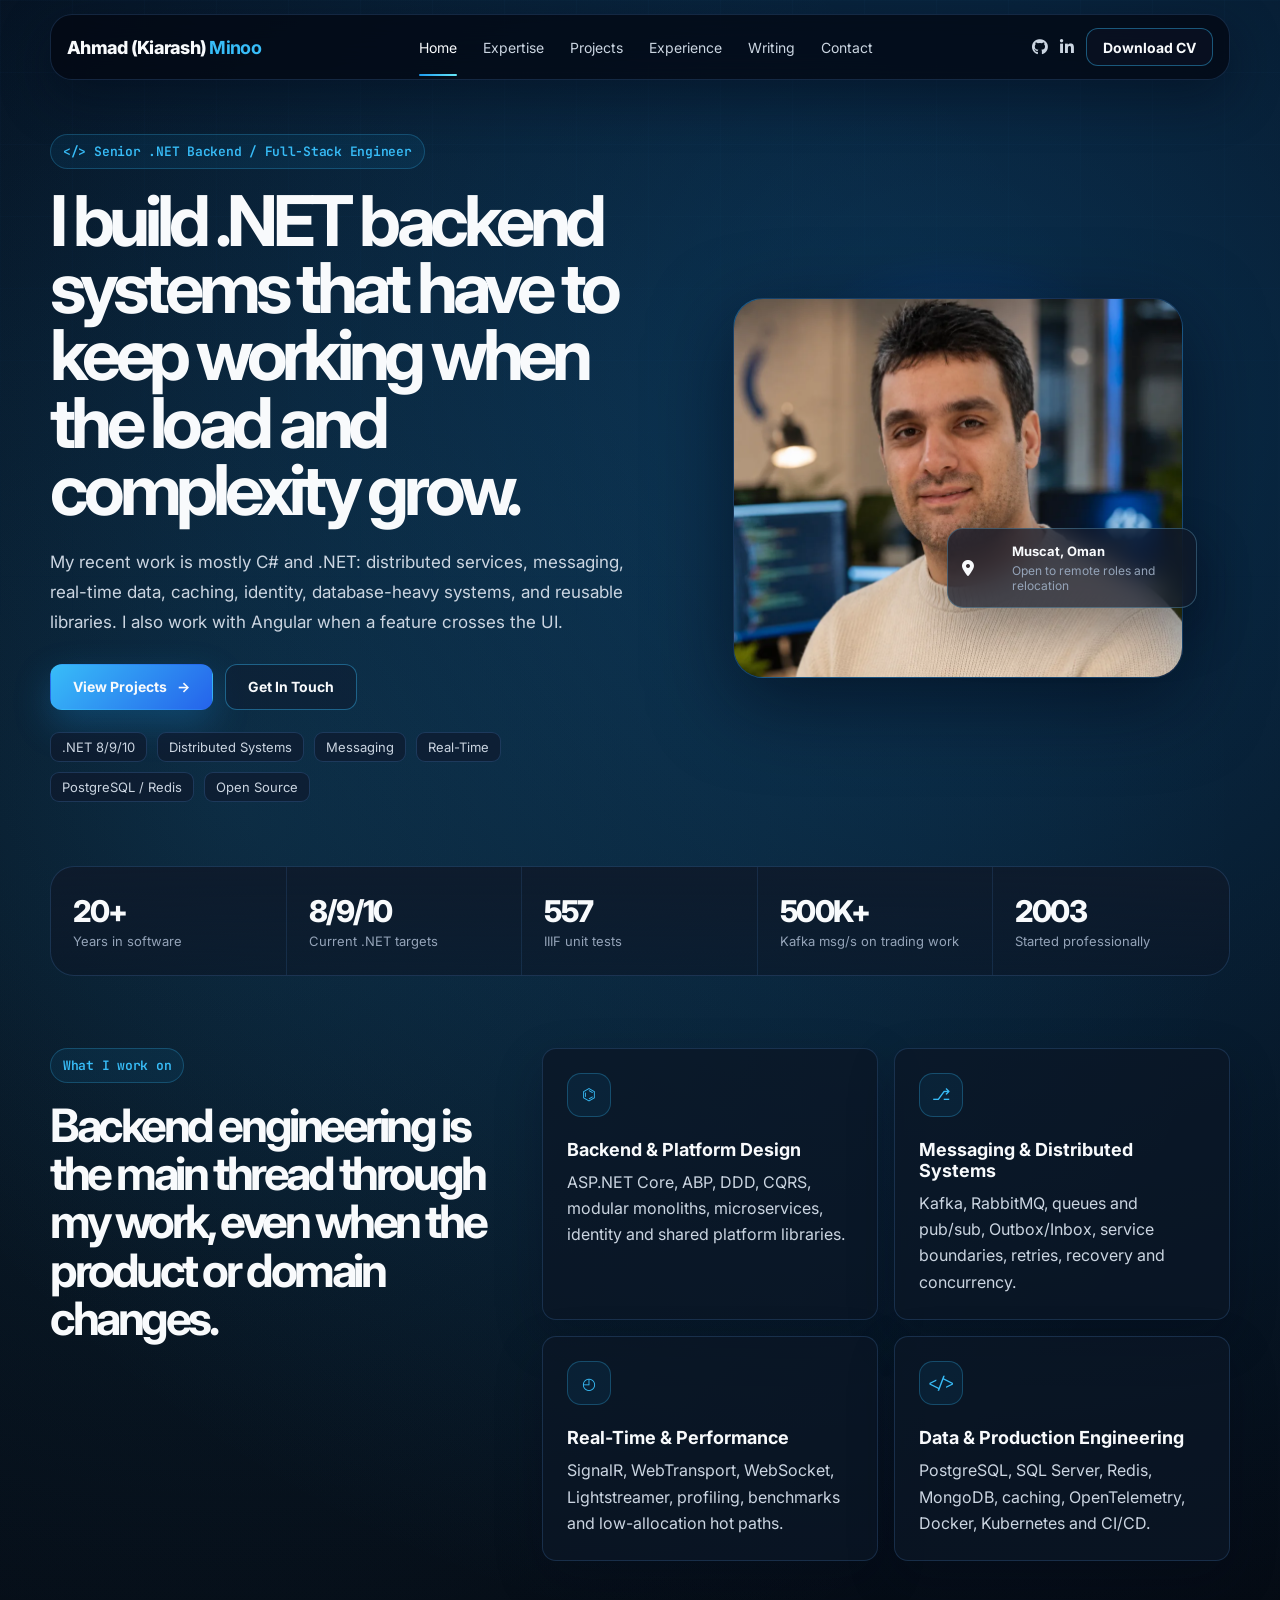
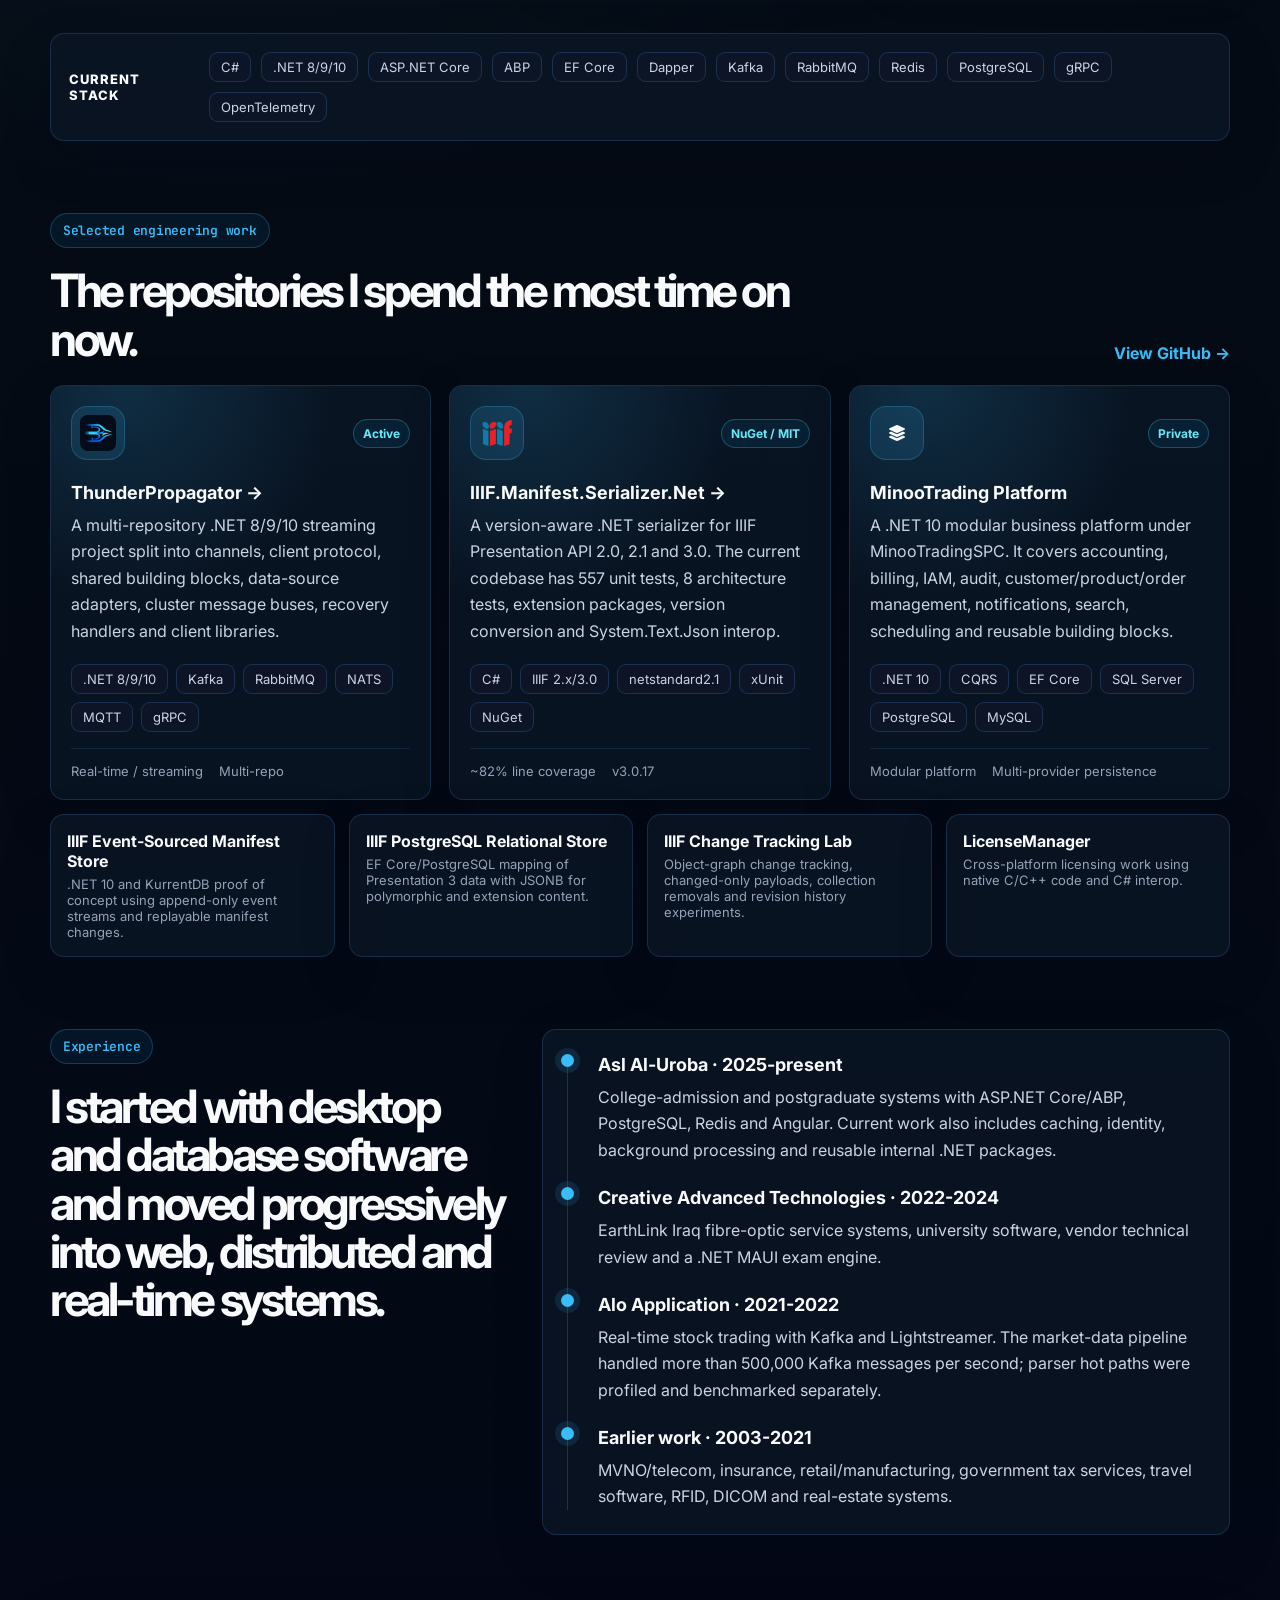
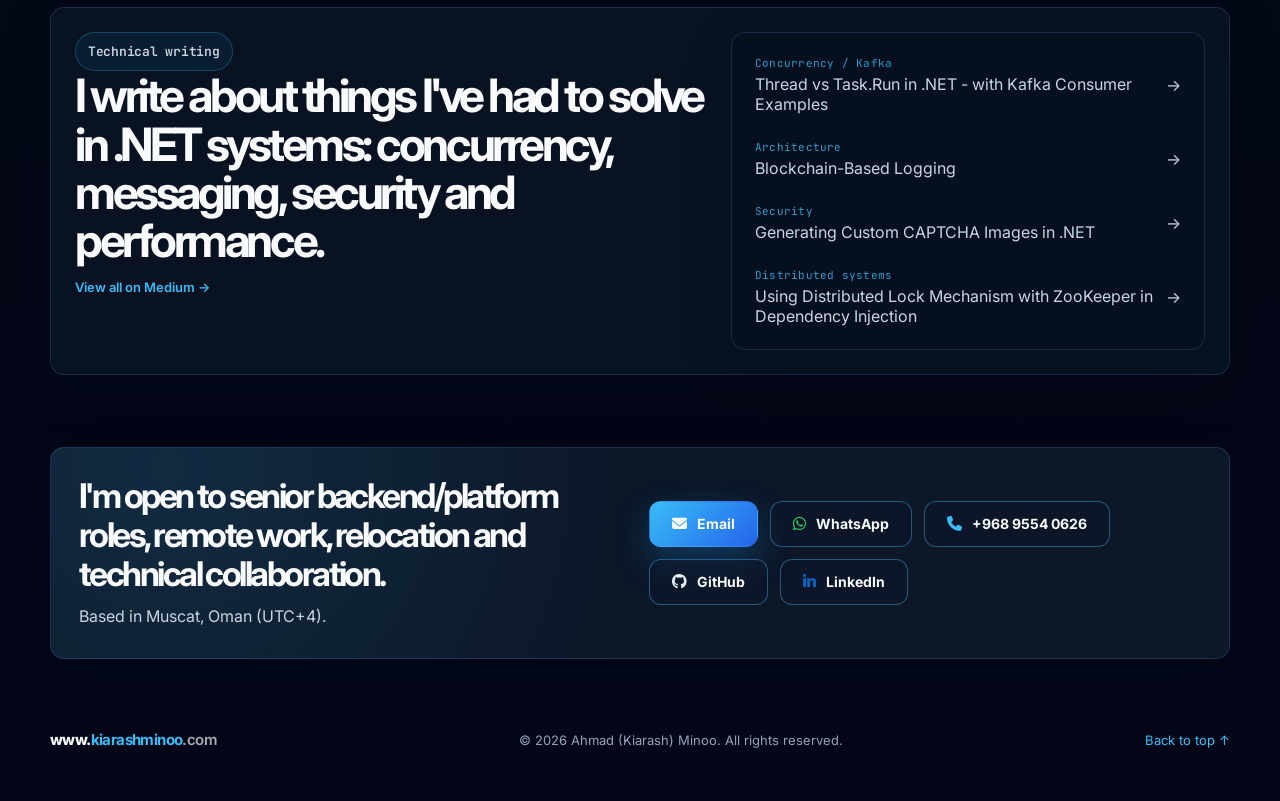
<file: index.html>
<!doctype html>
<html lang="en">
<head>
  <meta charset="utf-8" />
  <meta name="viewport" content="width=device-width, initial-scale=1" />
  <title>Ahmad Kiarash Minoo | Senior .NET Backend Engineer</title>
  <meta name="description" content="Ahmad Kiarash Minoo, senior .NET backend engineer in Muscat, Oman: distributed systems, real-time services, messaging and open-source libraries." />
  <meta name="author" content="Ahmad Kiarash Minoo" />
  <meta name="robots" content="index, follow, max-snippet:-1, max-image-preview:large, max-video-preview:-1" />
  <link rel="canonical" href="https://kiarashminoo.com/" />
  <link rel="icon" href="/favicon.ico" sizes="48x48" />
  <link rel="icon" href="/assets/icon-192.png" type="image/png" sizes="192x192" />
  <link rel="apple-touch-icon" href="/assets/apple-touch-icon.png" />
  <meta name="theme-color" content="#07111f" />

  <meta property="og:type" content="profile" />
  <meta property="og:url" content="https://kiarashminoo.com/" />
  <meta property="og:site_name" content="Ahmad Kiarash Minoo" />
  <meta property="og:title" content="Ahmad Kiarash Minoo | Senior .NET Backend Engineer" />
  <meta property="og:description" content="C#/.NET backend engineering, distributed systems, real-time services, messaging, performance, and open-source libraries." />
  <meta property="og:image" content="https://kiarashminoo.com/assets/og-image.jpg" />
  <meta property="og:image:width" content="1200" />
  <meta property="og:image:height" content="630" />
  <meta property="og:image:alt" content="Ahmad Kiarash Minoo" />
  <meta property="og:locale" content="en_US" />

  <meta name="twitter:card" content="summary_large_image" />
  <meta name="twitter:title" content="Ahmad Kiarash Minoo | Senior .NET Backend Engineer" />
  <meta name="twitter:description" content="C#/.NET backend engineering, distributed systems, real-time services, messaging, performance, and open-source libraries." />
  <meta name="twitter:image" content="https://kiarashminoo.com/assets/og-image.jpg" />

  <script type="application/ld+json">
  {
    "@context": "https://schema.org",
    "@graph": [
      {
        "@type": "Person",
        "@id": "https://kiarashminoo.com/#person",
        "name": "Ahmad Kiarash Minoo",
        "alternateName": ["Kiarash Minoo", "Ahmad Minoo"],
        "url": "https://kiarashminoo.com/",
        "image": "https://kiarashminoo.com/assets/ahmad-kiarash-minoo.jpg",
        "jobTitle": "Senior .NET Backend / Full-Stack Engineer",
        "description": "Senior .NET engineer with more than 20 years in software development, focused on backend platforms, distributed systems, messaging, real-time services, performance, and reusable libraries.",
        "knowsAbout": [
          "C#", ".NET 8", ".NET 9", ".NET 10", "ASP.NET Core", "ABP",
          "Distributed Systems", "Microservices", "Modular Monoliths", "Event-Driven Architecture",
          "CQRS", "Domain-Driven Design", "Apache Kafka", "RabbitMQ", "Redis", "gRPC",
          "SignalR", "WebTransport", "WebSocket", "PostgreSQL", "SQL Server", "MongoDB",
          "OpenTelemetry", "Docker", "Kubernetes", "Performance Engineering"
        ],
        "address": {
          "@type": "PostalAddress",
          "addressLocality": "Muscat",
          "addressCountry": "OM"
        },
        "sameAs": [
          "https://github.com/KiarashMinoo",
          "https://linkedin.com/in/ahmadminoo",
          "https://ahmadminoo.medium.com"
        ]
      },
      {
        "@type": "WebSite",
        "@id": "https://kiarashminoo.com/#website",
        "url": "https://kiarashminoo.com/",
        "name": "Ahmad Kiarash Minoo",
        "author": { "@id": "https://kiarashminoo.com/#person" },
        "inLanguage": "en-US"
      },
      {
        "@type": "ProfilePage",
        "@id": "https://kiarashminoo.com/#page",
        "url": "https://kiarashminoo.com/",
        "name": "Ahmad Kiarash Minoo | Senior .NET Backend Engineer",
        "dateModified": "2026-11-26",
        "isPartOf": { "@id": "https://kiarashminoo.com/#website" },
        "about": { "@id": "https://kiarashminoo.com/#person" },
        "mainEntity": { "@id": "https://kiarashminoo.com/#person" }
      }
    ]
  }
  </script>

  <link rel="preconnect" href="https://fonts.googleapis.com" />
  <link rel="preconnect" href="https://fonts.gstatic.com" crossorigin />
  <link href="https://fonts.googleapis.com/css2?family=Inter:wght@400;500;600;700;800&family=JetBrains+Mono:wght@400;600&display=swap" rel="stylesheet" />
  <link rel="stylesheet" href="https://cdnjs.cloudflare.com/ajax/libs/font-awesome/6.5.0/css/all.min.css" />
  <link rel="stylesheet" href="styles.css" />
</head>
<body>
  <div class="site-shell">
    <header class="site-header" data-header>
      <a class="brand" href="/" aria-label="Ahmad Kiarash Minoo homepage">
        <span>Ahmad (Kiarash) </span><strong>Minoo</strong>
      </a>

      <button class="nav-toggle" type="button" aria-label="Open navigation" aria-expanded="false" data-nav-toggle>
        <span></span><span></span><span></span>
      </button>

      <nav class="site-nav" data-nav>
        <a href="#home" class="active">Home</a>
        <a href="#expertise">Expertise</a>
        <a href="#projects">Projects</a>
        <a href="#experience">Experience</a>
        <a href="#writing">Writing</a>
        <a href="#contact">Contact</a>
      </nav>

      <div class="header-actions">
        <a class="icon-link" href="https://github.com/KiarashMinoo" target="_blank" rel="noreferrer" aria-label="GitHub"><i class="fa-brands fa-github"></i></a>
        <a class="icon-link" href="https://linkedin.com/in/ahmadminoo" target="_blank" rel="noreferrer" aria-label="LinkedIn"><i class="fa-brands fa-linkedin-in"></i></a>
        <a class="btn btn-outline small" href="assets/Ahmad-Kiarash-Minoo-CV.pdf" download>Download CV</a>
      </div>
    </header>

    <main>
      <section id="home" class="hero section">
        <div class="hero-content">
          <p class="eyebrow"><span>&lt;/&gt;</span> Senior .NET Backend / Full-Stack Engineer</p>
          <h1>I build .NET backend systems that have to keep working when the load and complexity grow.</h1>
          <p class="hero-copy">
            My recent work is mostly C# and .NET: distributed services, messaging, real-time data, caching, identity, database-heavy systems, and reusable libraries. I also work with Angular when a feature crosses the UI.
          </p>

          <div class="cta-row">
            <a class="btn btn-primary" href="#projects">View Projects <span aria-hidden="true">→</span></a>
            <a class="btn btn-ghost" href="#contact">Get In Touch</a>
          </div>

          <div class="chips" aria-label="Key technologies">
            <span>.NET 8/9/10</span>
            <span>Distributed Systems</span>
            <span>Messaging</span>
            <span>Real-Time</span>
            <span>PostgreSQL / Redis</span>
            <span>Open Source</span>
          </div>
        </div>

        <div class="hero-visual">
          <div class="portrait-glow"></div>
          <picture><img src="assets/ahmad-kiarash-minoo.webp" alt="Ahmad Kiarash Minoo" width="900" height="1125" fetchpriority="high" /></picture>
          <div class="location-card glass">
            <div><i class="fa-solid fa-location-dot"></i></div>
            <p><strong>Muscat, Oman</strong><span>Open to remote roles and relocation</span></p>
          </div>
        </div>
      </section>

      <section class="stats">
        <article><span>20+</span><p>Years in software</p></article>
        <article><span>8/9/10</span><p>Current .NET targets</p></article>
        <article><span>557</span><p>IIIF unit tests</p></article>
        <article><span>500K+</span><p>Kafka msg/s on trading work</p></article>
        <article><span>2003</span><p>Started professionally</p></article>
      </section>

      <section id="expertise" class="section split-section">
        <div>
          <p class="section-kicker">What I work on</p>
          <h2>Backend engineering is the main thread through my work, even when the product or domain changes.</h2>
        </div>

        <div class="expertise-grid">
          <article class="info-card">
            <span class="card-icon">⌬</span>
            <h3>Backend & Platform Design</h3>
            <p>ASP.NET Core, ABP, DDD, CQRS, modular monoliths, microservices, identity and shared platform libraries.</p>
          </article>
          <article class="info-card">
            <span class="card-icon">⎇</span>
            <h3>Messaging & Distributed Systems</h3>
            <p>Kafka, RabbitMQ, queues and pub/sub, Outbox/Inbox, service boundaries, retries, recovery and concurrency.</p>
          </article>
          <article class="info-card">
            <span class="card-icon">◴</span>
            <h3>Real-Time & Performance</h3>
            <p>SignalR, WebTransport, WebSocket, Lightstreamer, profiling, benchmarks and low-allocation hot paths.</p>
          </article>
          <article class="info-card">
            <span class="card-icon">&lt;/&gt;</span>
            <h3>Data & Production Engineering</h3>
            <p>PostgreSQL, SQL Server, Redis, MongoDB, caching, OpenTelemetry, Docker, Kubernetes and CI/CD.</p>
          </article>
        </div>
      </section>

      <section class="tech-strip section">
        <p>Current stack</p>
        <div>
          <span>C#</span><span>.NET 8/9/10</span><span>ASP.NET Core</span><span>ABP</span><span>EF Core</span><span>Dapper</span>
          <span>Kafka</span><span>RabbitMQ</span><span>Redis</span><span>PostgreSQL</span><span>gRPC</span><span>OpenTelemetry</span>
        </div>
      </section>

      <section id="projects" class="section">
        <div class="section-header">
          <div>
            <p class="section-kicker">Selected engineering work</p>
            <h2>The repositories I spend the most time on now.</h2>
          </div>
          <a href="https://github.com/KiarashMinoo" target="_blank" rel="noreferrer">View GitHub →</a>
        </div>

        <div class="project-grid">
          <article class="project-card featured">
            <div class="project-top">
              <span class="project-mark thunder"><img src="assets/logo-trident-speed-108.png" alt="ThunderPropagator" width="36" height="36" style="object-fit:contain;"></span>
              <span class="badge">Active</span>
            </div>
            <h3><a href="/projects/thunderpropagator/">ThunderPropagator <span aria-hidden="true">→</span></a></h3>
            <p>A multi-repository .NET 8/9/10 streaming project split into channels, client protocol, shared building blocks, data-source adapters, cluster message buses, recovery handlers and client libraries.</p>
            <div class="tags"><span>.NET 8/9/10</span><span>Kafka</span><span>RabbitMQ</span><span>NATS</span><span>MQTT</span><span>gRPC</span></div>
            <div class="project-meta"><span>Real-time / streaming</span><span>Multi-repo</span></div>
          </article>

          <article class="project-card featured">
            <div class="project-top">
              <span class="project-mark iiif"><img src="assets/iiif_logo.png" alt="IIIF" width="36" height="36" style="object-fit:contain;"></span>
              <span class="badge">NuGet / MIT</span>
            </div>
            <h3><a href="/projects/iiif-manifest-serializer-net/">IIIF.Manifest.Serializer.Net <span aria-hidden="true">→</span></a></h3>
            <p>A version-aware .NET serializer for IIIF Presentation API 2.0, 2.1 and 3.0. The current codebase has 557 unit tests, 8 architecture tests, extension packages, version conversion and System.Text.Json interop.</p>
            <div class="tags"><span>C#</span><span>IIIF 2.x/3.0</span><span>netstandard2.1</span><span>xUnit</span><span>NuGet</span></div>
            <div class="project-meta"><span>~82% line coverage</span><span>v3.0.17</span></div>
          </article>

          <article class="project-card featured">
            <div class="project-top">
              <span class="project-mark license"><i class="fa-solid fa-layer-group"></i></span>
              <span class="badge">Private</span>
            </div>
            <h3>MinooTrading Platform</h3>
            <p>A .NET 10 modular business platform under MinooTradingSPC. It covers accounting, billing, IAM, audit, customer/product/order management, notifications, search, scheduling and reusable building blocks.</p>
            <div class="tags"><span>.NET 10</span><span>CQRS</span><span>EF Core</span><span>SQL Server</span><span>PostgreSQL</span><span>MySQL</span></div>
            <div class="project-meta"><span>Modular platform</span><span>Multi-provider persistence</span></div>
          </article>
        </div>

        <div class="mini-projects">
          <article>
            <strong><a href="https://github.com/KiarashMinoo/IIIF.POC.EventSourcedManifestStore" target="_blank" rel="noreferrer">IIIF Event-Sourced Manifest Store</a></strong>
            <span>.NET 10 and KurrentDB proof of concept using append-only event streams and replayable manifest changes.</span>
          </article>
          <article>
            <strong><a href="https://github.com/KiarashMinoo/IIIF.POC.PostgreSqlRelationalV3Store" target="_blank" rel="noreferrer">IIIF PostgreSQL Relational Store</a></strong>
            <span>EF Core/PostgreSQL mapping of Presentation 3 data with JSONB for polymorphic and extension content.</span>
          </article>
          <article>
            <strong><a href="https://github.com/KiarashMinoo/IIIF.POC.ChangeTrackingLab" target="_blank" rel="noreferrer">IIIF Change Tracking Lab</a></strong>
            <span>Object-graph change tracking, changed-only payloads, collection removals and revision history experiments.</span>
          </article>
          <article>
            <strong>LicenseManager</strong>
            <span>Cross-platform licensing work using native C/C++ code and C# interop.</span>
          </article>
        </div>
      </section>

      <section id="experience" class="section experience-layout">
        <div>
          <p class="section-kicker">Experience</p>
          <h2>I started with desktop and database software and moved progressively into web, distributed and real-time systems.</h2>
        </div>

        <div class="timeline">
          <article>
            <span></span>
            <h3>Asl Al-Uroba · 2025-present</h3>
            <p>College-admission and postgraduate systems with ASP.NET Core/ABP, PostgreSQL, Redis and Angular. Current work also includes caching, identity, background processing and reusable internal .NET packages.</p>
          </article>
          <article>
            <span></span>
            <h3>Creative Advanced Technologies · 2022-2024</h3>
            <p>EarthLink Iraq fibre-optic service systems, university software, vendor technical review and a .NET MAUI exam engine.</p>
          </article>
          <article>
            <span></span>
            <h3>Alo Application · 2021-2022</h3>
            <p>Real-time stock trading with Kafka and Lightstreamer. The market-data pipeline handled more than 500,000 Kafka messages per second; parser hot paths were profiled and benchmarked separately.</p>
          </article>
          <article>
            <span></span>
            <h3>Earlier work · 2003-2021</h3>
            <p>MVNO/telecom, insurance, retail/manufacturing, government tax services, travel software, RFID, DICOM and real-estate systems.</p>
          </article>
        </div>
      </section>

      <section id="writing" class="section writing-card">
        <div>
          <p class="section-kicker">Technical writing</p>
          <h2>I write about things I've had to solve in .NET systems: concurrency, messaging, security and performance.</h2>
          <a class="writing-more" href="https://ahmadminoo.medium.com" target="_blank" rel="noreferrer">View all on Medium →</a>
        </div>
        <div class="writing-links">
          <a href="https://ahmadminoo.medium.com/thread-vs-task-run-in-net-with-kafka-consumer-examples-a7d74e513e14" target="_blank" rel="noreferrer">
            <span class="writing-meta">Concurrency / Kafka</span>
            Thread vs Task.Run in .NET - with Kafka Consumer Examples
            <span>→</span>
          </a>
          <a href="https://ahmadminoo.medium.com/blockchain-based-logging-6f29d89f8976" target="_blank" rel="noreferrer">
            <span class="writing-meta">Architecture</span>
            Blockchain-Based Logging
            <span>→</span>
          </a>
          <a href="https://ahmadminoo.medium.com/generating-custom-captcha-images-in-net-68748bf9da03" target="_blank" rel="noreferrer">
            <span class="writing-meta">Security</span>
            Generating Custom CAPTCHA Images in .NET
            <span>→</span>
          </a>
          <a href="https://ahmadminoo.medium.com/using-distributed-lock-mechanism-with-zookeeper-in-dependency-injection-fa3a901cfb24" target="_blank" rel="noreferrer">
            <span class="writing-meta">Distributed systems</span>
            Using Distributed Lock Mechanism with ZooKeeper in Dependency Injection
            <span>→</span>
          </a>
        </div>
      </section>

      <section id="contact" class="final-cta">
        <div>
          <h2>I'm open to senior backend/platform roles, remote work, relocation and technical collaboration.</h2>
          <p>Based in Muscat, Oman (UTC+4).</p>
        </div>
        <div class="cta-row contact-btns">
          <a class="btn btn-primary" href="#contact" data-email-link data-email-user="ahmadminoo" data-email-domain="gmail.com"><i class="fa-solid fa-envelope"></i> Email</a>
          <a class="btn btn-ghost btn-whatsapp" href="https://wa.me/96895540626" target="_blank" rel="noreferrer"><i class="fa-brands fa-whatsapp"></i> WhatsApp</a>
          <a class="btn btn-ghost btn-phone" href="tel:+96895540626"><i class="fa-solid fa-phone"></i> +968 9554 0626</a>
          <a class="btn btn-ghost btn-github" href="https://github.com/KiarashMinoo" target="_blank" rel="noreferrer"><i class="fa-brands fa-github"></i> GitHub</a>
          <a class="btn btn-ghost btn-linkedin" href="https://linkedin.com/in/ahmadminoo" target="_blank" rel="noreferrer"><i class="fa-brands fa-linkedin-in"></i> LinkedIn</a>
        </div>
      </section>
    </main>

    <footer class="site-footer">
      <a class="brand small-brand" href="/"><span>www.</span><strong>kiarashminoo</strong><em>.com</em></a>
      <p>© <span data-year></span> Ahmad (Kiarash) Minoo. All rights reserved.</p>
      <a href="#home" class="back-top">Back to top ↑</a>
    </footer>
  </div>

  <script src="script.js"></script>
</body>
</html>
</file>
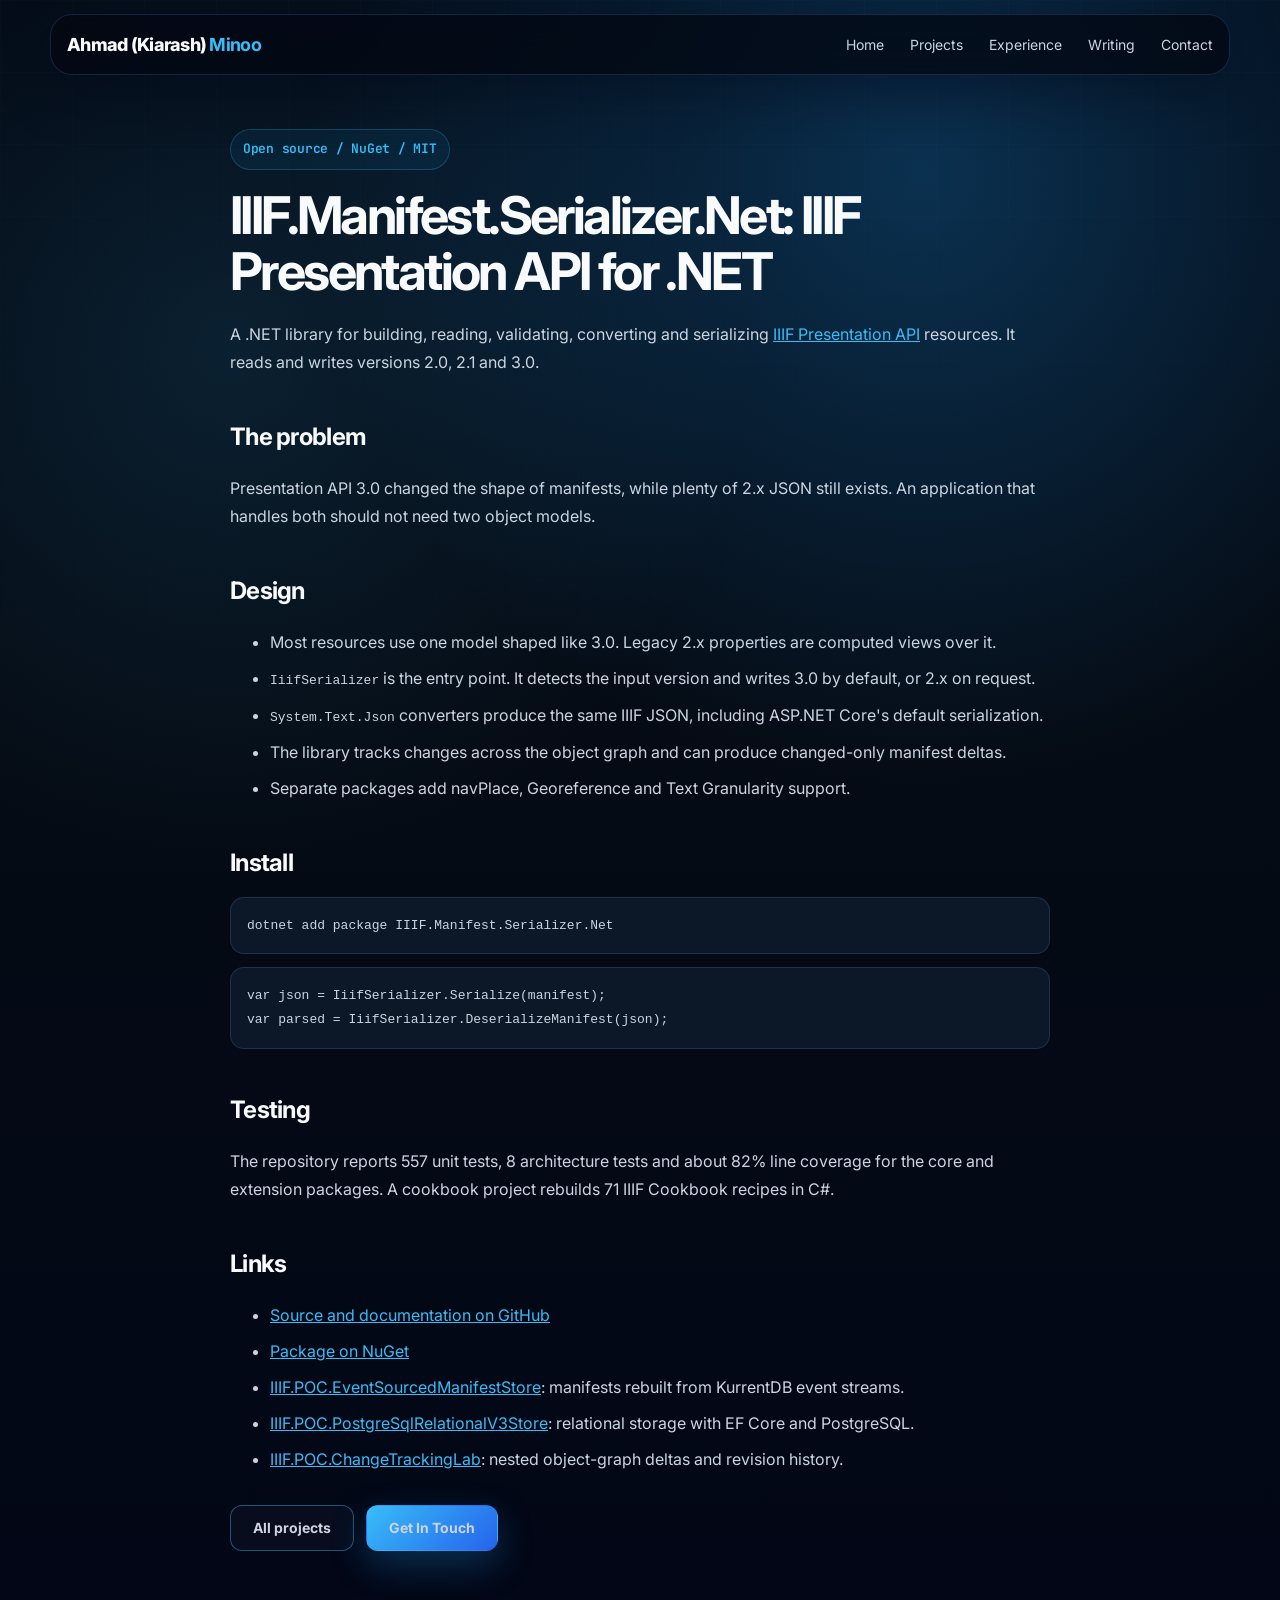
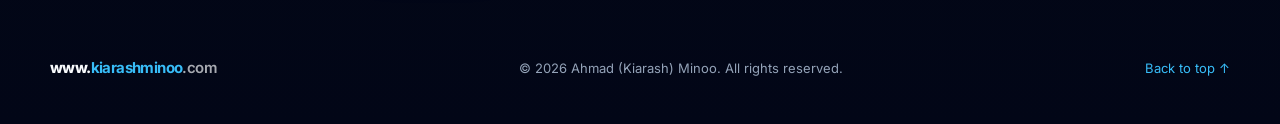
<file: projects/iiif-manifest-serializer-net/index.html>
<!doctype html>
<html lang="en">
<head>
  <meta charset="utf-8" />
  <meta name="viewport" content="width=device-width, initial-scale=1" />
  <title>IIIF.Manifest.Serializer.Net: IIIF for .NET | Ahmad Kiarash Minoo</title>
  <meta name="description" content="Open-source .NET library that reads, writes, validates and converts IIIF Presentation API 2.0, 2.1 and 3.0 manifests. MIT licensed, on NuGet." />
  <meta name="author" content="Ahmad Kiarash Minoo" />
  <link rel="canonical" href="https://kiarashminoo.com/projects/iiif-manifest-serializer-net/" />
  <link rel="icon" href="/favicon.ico" sizes="48x48" />
  <link rel="icon" href="/assets/icon-192.png" type="image/png" sizes="192x192" />
  <link rel="apple-touch-icon" href="/assets/apple-touch-icon.png" />
  <meta name="theme-color" content="#07111f" />

  <meta property="og:type" content="article" />
  <meta property="og:url" content="https://kiarashminoo.com/projects/iiif-manifest-serializer-net/" />
  <meta property="og:site_name" content="Ahmad Kiarash Minoo" />
  <meta property="og:title" content="IIIF.Manifest.Serializer.Net: IIIF for .NET" />
  <meta property="og:description" content="Open-source .NET library that reads, writes, validates and converts IIIF Presentation API 2.0, 2.1 and 3.0 manifests. MIT licensed, on NuGet." />
  <meta property="og:image" content="https://kiarashminoo.com/assets/og-image.jpg" />
  <meta property="og:image:width" content="1200" />
  <meta property="og:image:height" content="630" />
  <meta name="twitter:card" content="summary_large_image" />

  <script type="application/ld+json">
  {
    "@context": "https://schema.org",
    "@type": "WebPage",
    "@id": "https://kiarashminoo.com/projects/iiif-manifest-serializer-net/#page",
    "url": "https://kiarashminoo.com/projects/iiif-manifest-serializer-net/",
    "name": "IIIF.Manifest.Serializer.Net: IIIF for .NET",
    "description": "Open-source .NET library that reads, writes, validates and converts IIIF Presentation API 2.0, 2.1 and 3.0 manifests. MIT licensed, on NuGet.",
    "dateModified": "2026-11-26",
    "isPartOf": { "@id": "https://kiarashminoo.com/#website" },
    "author": { "@type": "Person", "@id": "https://kiarashminoo.com/#person", "name": "Ahmad Kiarash Minoo", "url": "https://kiarashminoo.com/" },
    "about": { "@type": "SoftwareSourceCode", "name": "IIIF.Manifest.Serializer.Net", "programmingLanguage": "C#" }
  }
  </script>

  <link rel="preconnect" href="https://fonts.googleapis.com" />
  <link rel="preconnect" href="https://fonts.gstatic.com" crossorigin />
  <link href="https://fonts.googleapis.com/css2?family=Inter:wght@400;500;600;700;800&family=JetBrains+Mono:wght@400;600&display=swap" rel="stylesheet" />
  <link rel="stylesheet" href="/styles.css" />
</head>
<body>
  <div class="site-shell">
    <header class="site-header" data-header>
      <a class="brand" href="/" aria-label="Ahmad Kiarash Minoo homepage">
        <span>Ahmad (Kiarash) </span><strong>Minoo</strong>
      </a>

      <button class="nav-toggle" type="button" aria-label="Open navigation" aria-expanded="false" data-nav-toggle>
        <span></span><span></span><span></span>
      </button>

      <nav class="site-nav" data-nav>
        <a href="/">Home</a>
        <a href="/#projects">Projects</a>
        <a href="/#experience">Experience</a>
        <a href="/#writing">Writing</a>
        <a href="/#contact">Contact</a>
      </nav>
    </header>

    <main class="article">
      <p class="section-kicker">Open source / NuGet / MIT</p>
      <h1>IIIF.Manifest.Serializer.Net: IIIF Presentation API for .NET</h1>
      <p>A .NET library for building, reading, validating, converting and serializing <a href="https://iiif.io/api/presentation/3.0/">IIIF Presentation API</a> resources. It reads and writes versions 2.0, 2.1 and 3.0.</p>

      <h2>The problem</h2>
      <p>Presentation API 3.0 changed the shape of manifests, while plenty of 2.x JSON still exists. An application that handles both should not need two object models.</p>

      <h2>Design</h2>
      <ul>
        <li>Most resources use one model shaped like 3.0. Legacy 2.x properties are computed views over it.</li>
        <li><code>IiifSerializer</code> is the entry point. It detects the input version and writes 3.0 by default, or 2.x on request.</li>
        <li><code>System.Text.Json</code> converters produce the same IIIF JSON, including ASP.NET Core's default serialization.</li>
        <li>The library tracks changes across the object graph and can produce changed-only manifest deltas.</li>
        <li>Separate packages add navPlace, Georeference and Text Granularity support.</li>
      </ul>

      <h2>Install</h2>
      <pre><code>dotnet add package IIIF.Manifest.Serializer.Net</code></pre>
<pre><code>var json = IiifSerializer.Serialize(manifest);
var parsed = IiifSerializer.DeserializeManifest(json);</code></pre>

      <h2>Testing</h2>
      <p>The repository reports 557 unit tests, 8 architecture tests and about 82% line coverage for the core and extension packages. A cookbook project rebuilds 71 IIIF Cookbook recipes in C#.</p>

      <h2>Links</h2>
      <ul>
        <li><a href="https://github.com/KiarashMinoo/IIIF.Manifest.Serializer.Net">Source and documentation on GitHub</a></li>
        <li><a href="https://www.nuget.org/packages/IIIF.Manifest.Serializer.Net">Package on NuGet</a></li>
        <li><a href="https://github.com/KiarashMinoo/IIIF.POC.EventSourcedManifestStore">IIIF.POC.EventSourcedManifestStore</a>: manifests rebuilt from KurrentDB event streams.</li>
        <li><a href="https://github.com/KiarashMinoo/IIIF.POC.PostgreSqlRelationalV3Store">IIIF.POC.PostgreSqlRelationalV3Store</a>: relational storage with EF Core and PostgreSQL.</li>
        <li><a href="https://github.com/KiarashMinoo/IIIF.POC.ChangeTrackingLab">IIIF.POC.ChangeTrackingLab</a>: nested object-graph deltas and revision history.</li>
      </ul>

      <div class="cta-row">
        <a class="btn btn-ghost" href="/#projects">All projects</a>
        <a class="btn btn-primary" href="/#contact">Get In Touch</a>
      </div>
    </main>

    <footer class="site-footer">
      <a class="brand small-brand" href="/"><span>www.</span><strong>kiarashminoo</strong><em>.com</em></a>
      <p>© <span data-year></span> Ahmad (Kiarash) Minoo. All rights reserved.</p>
      <a href="#" class="back-top">Back to top ↑</a>
    </footer>
  </div>

  <script src="/script.js"></script>
</body>
</html>
</file>
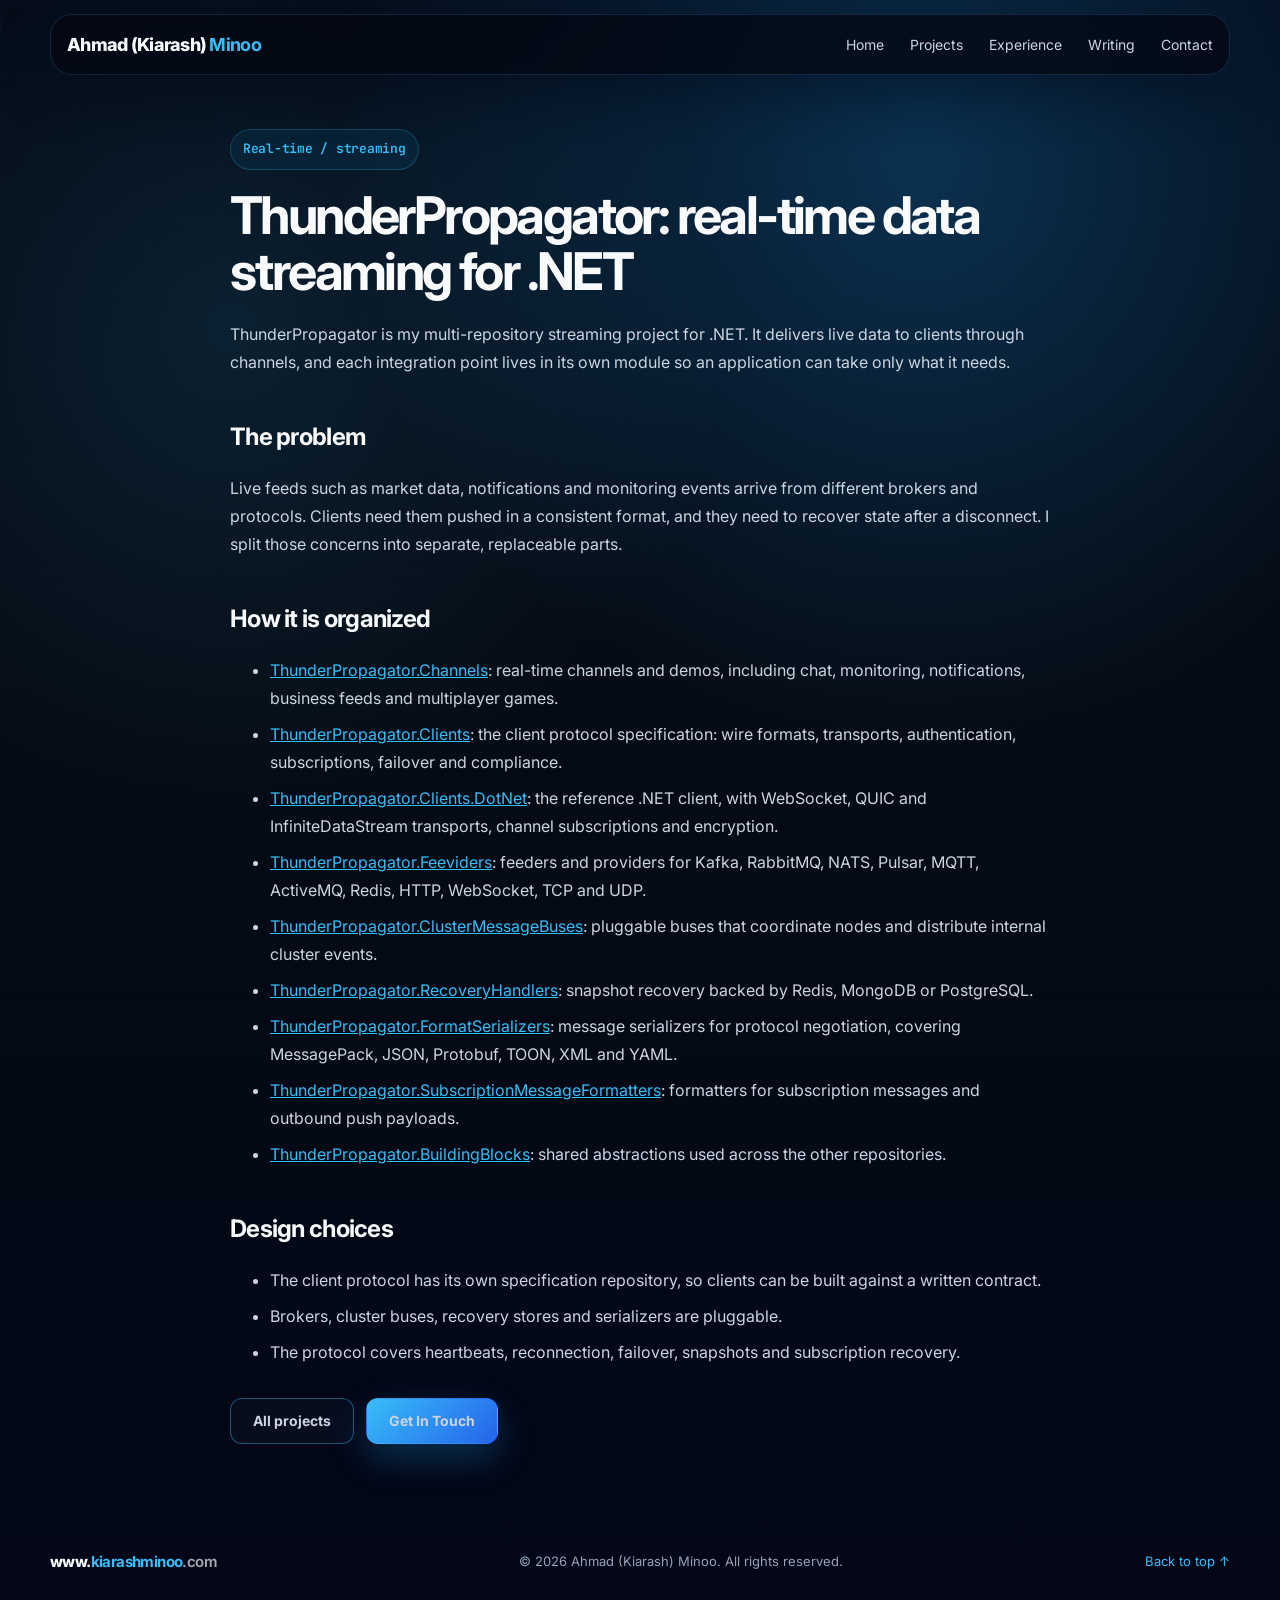
<file: projects/thunderpropagator/index.html>
<!doctype html>
<html lang="en">
<head>
  <meta charset="utf-8" />
  <meta name="viewport" content="width=device-width, initial-scale=1" />
  <title>ThunderPropagator: real-time streaming for .NET | Ahmad Kiarash Minoo</title>
  <meta name="description" content="How ThunderPropagator splits real-time .NET streaming into channels, a client protocol, broker feeds, cluster buses, recovery handlers and serializers." />
  <meta name="author" content="Ahmad Kiarash Minoo" />
  <link rel="canonical" href="https://kiarashminoo.com/projects/thunderpropagator/" />
  <link rel="icon" href="/favicon.ico" sizes="48x48" />
  <link rel="icon" href="/assets/icon-192.png" type="image/png" sizes="192x192" />
  <link rel="apple-touch-icon" href="/assets/apple-touch-icon.png" />
  <meta name="theme-color" content="#07111f" />

  <meta property="og:type" content="article" />
  <meta property="og:url" content="https://kiarashminoo.com/projects/thunderpropagator/" />
  <meta property="og:site_name" content="Ahmad Kiarash Minoo" />
  <meta property="og:title" content="ThunderPropagator: real-time streaming for .NET" />
  <meta property="og:description" content="How ThunderPropagator splits real-time .NET streaming into channels, a client protocol, broker feeds, cluster buses, recovery handlers and serializers." />
  <meta property="og:image" content="https://kiarashminoo.com/assets/og-image.jpg" />
  <meta property="og:image:width" content="1200" />
  <meta property="og:image:height" content="630" />
  <meta name="twitter:card" content="summary_large_image" />

  <script type="application/ld+json">
  {
    "@context": "https://schema.org",
    "@type": "WebPage",
    "@id": "https://kiarashminoo.com/projects/thunderpropagator/#page",
    "url": "https://kiarashminoo.com/projects/thunderpropagator/",
    "name": "ThunderPropagator: real-time streaming for .NET",
    "description": "How ThunderPropagator splits real-time .NET streaming into channels, a client protocol, broker feeds, cluster buses, recovery handlers and serializers.",
    "dateModified": "2026-11-26",
    "isPartOf": { "@id": "https://kiarashminoo.com/#website" },
    "author": { "@type": "Person", "@id": "https://kiarashminoo.com/#person", "name": "Ahmad Kiarash Minoo", "url": "https://kiarashminoo.com/" },
    "about": { "@type": "SoftwareSourceCode", "name": "ThunderPropagator", "programmingLanguage": "C#" }
  }
  </script>

  <link rel="preconnect" href="https://fonts.googleapis.com" />
  <link rel="preconnect" href="https://fonts.gstatic.com" crossorigin />
  <link href="https://fonts.googleapis.com/css2?family=Inter:wght@400;500;600;700;800&family=JetBrains+Mono:wght@400;600&display=swap" rel="stylesheet" />
  <link rel="stylesheet" href="/styles.css" />
</head>
<body>
  <div class="site-shell">
    <header class="site-header" data-header>
      <a class="brand" href="/" aria-label="Ahmad Kiarash Minoo homepage">
        <span>Ahmad (Kiarash) </span><strong>Minoo</strong>
      </a>

      <button class="nav-toggle" type="button" aria-label="Open navigation" aria-expanded="false" data-nav-toggle>
        <span></span><span></span><span></span>
      </button>

      <nav class="site-nav" data-nav>
        <a href="/">Home</a>
        <a href="/#projects">Projects</a>
        <a href="/#experience">Experience</a>
        <a href="/#writing">Writing</a>
        <a href="/#contact">Contact</a>
      </nav>
    </header>

    <main class="article">
      <p class="section-kicker">Real-time / streaming</p>
      <h1>ThunderPropagator: real-time data streaming for .NET</h1>
      <p>ThunderPropagator is my multi-repository streaming project for .NET. It delivers live data to clients through channels, and each integration point lives in its own module so an application can take only what it needs.</p>

      <h2>The problem</h2>
      <p>Live feeds such as market data, notifications and monitoring events arrive from different brokers and protocols. Clients need them pushed in a consistent format, and they need to recover state after a disconnect. I split those concerns into separate, replaceable parts.</p>

      <h2>How it is organized</h2>
      <ul>
        <li><a href="https://github.com/KiarashMinoo/ThunderPropagator.Channels">ThunderPropagator.Channels</a>: real-time channels and demos, including chat, monitoring, notifications, business feeds and multiplayer games.</li>
        <li><a href="https://github.com/KiarashMinoo/ThunderPropagator.Clients">ThunderPropagator.Clients</a>: the client protocol specification: wire formats, transports, authentication, subscriptions, failover and compliance.</li>
        <li><a href="https://github.com/KiarashMinoo/ThunderPropagator.Clients.DotNet">ThunderPropagator.Clients.DotNet</a>: the reference .NET client, with WebSocket, QUIC and InfiniteDataStream transports, channel subscriptions and encryption.</li>
        <li><a href="https://github.com/KiarashMinoo/ThunderPropagator.Feeviders">ThunderPropagator.Feeviders</a>: feeders and providers for Kafka, RabbitMQ, NATS, Pulsar, MQTT, ActiveMQ, Redis, HTTP, WebSocket, TCP and UDP.</li>
        <li><a href="https://github.com/KiarashMinoo/ThunderPropagator.ClusterMessageBuses">ThunderPropagator.ClusterMessageBuses</a>: pluggable buses that coordinate nodes and distribute internal cluster events.</li>
        <li><a href="https://github.com/KiarashMinoo/ThunderPropagator.RecoveryHandlers">ThunderPropagator.RecoveryHandlers</a>: snapshot recovery backed by Redis, MongoDB or PostgreSQL.</li>
        <li><a href="https://github.com/KiarashMinoo/ThunderPropagator.FormatSerializers">ThunderPropagator.FormatSerializers</a>: message serializers for protocol negotiation, covering MessagePack, JSON, Protobuf, TOON, XML and YAML.</li>
        <li><a href="https://github.com/KiarashMinoo/ThunderPropagator.SubscriptionMessageFormatters">ThunderPropagator.SubscriptionMessageFormatters</a>: formatters for subscription messages and outbound push payloads.</li>
        <li><a href="https://github.com/KiarashMinoo/ThunderPropagator.BuildingBlocks">ThunderPropagator.BuildingBlocks</a>: shared abstractions used across the other repositories.</li>
      </ul>

      <h2>Design choices</h2>
      <ul>
        <li>The client protocol has its own specification repository, so clients can be built against a written contract.</li>
        <li>Brokers, cluster buses, recovery stores and serializers are pluggable.</li>
        <li>The protocol covers heartbeats, reconnection, failover, snapshots and subscription recovery.</li>
      </ul>

      <div class="cta-row">
        <a class="btn btn-ghost" href="/#projects">All projects</a>
        <a class="btn btn-primary" href="/#contact">Get In Touch</a>
      </div>
    </main>

    <footer class="site-footer">
      <a class="brand small-brand" href="/"><span>www.</span><strong>kiarashminoo</strong><em>.com</em></a>
      <p>© <span data-year></span> Ahmad (Kiarash) Minoo. All rights reserved.</p>
      <a href="#" class="back-top">Back to top ↑</a>
    </footer>
  </div>

  <script src="/script.js"></script>
</body>
</html>
</file>
<file: styles.css>
:root {
  --bg: #050b14;
  --bg-2: #07111f;
  --panel: rgba(11, 22, 38, 0.78);
  --panel-strong: rgba(14, 26, 43, 0.92);
  --border: rgba(96, 165, 250, 0.18);
  --border-strong: rgba(56, 189, 248, 0.42);
  --text: #f8fafc;
  --muted: #94a3b8;
  --muted-2: #cbd5e1;
  --blue: #1d9bf0;
  --blue-2: #38bdf8;
  --cyan: #67e8f9;
  --shadow: 0 24px 80px rgba(2, 8, 23, 0.6);
  --radius: 24px;
  --radius-sm: 14px;
  --max: 1180px;
  --font: "Inter", system-ui, -apple-system, BlinkMacSystemFont, "Segoe UI", sans-serif;
  --mono: "JetBrains Mono", ui-monospace, SFMono-Regular, Menlo, Consolas, monospace;
}

* {
  box-sizing: border-box;
}

html {
  scroll-behavior: smooth;
  scroll-padding-top: 76px;
}

#home, #expertise, #projects, #experience, #writing, #contact {
  scroll-margin-top: 76px;
}

body {
  margin: 0;
  font-family: var(--font);
  color: var(--text);
  background:
    radial-gradient(circle at 72% 10%, rgba(29, 155, 240, 0.28), transparent 34%),
    radial-gradient(circle at 18% 20%, rgba(56, 189, 248, 0.13), transparent 30%),
    linear-gradient(180deg, #030712 0%, var(--bg) 42%, #020617 100%);
  min-height: 100vh;
}

body::before {
  content: "";
  position: fixed;
  inset: 0;
  pointer-events: none;
  opacity: 0.34;
  background-image:
    linear-gradient(rgba(96, 165, 250, 0.08) 1px, transparent 1px),
    linear-gradient(90deg, rgba(96, 165, 250, 0.08) 1px, transparent 1px);
  background-size: 72px 72px;
  mask-image: linear-gradient(to bottom, black, transparent 78%);
}

a {
  color: inherit;
  text-decoration: none;
}

img,
svg {
  display: block;
}

svg {
  width: 18px;
  height: 18px;
  fill: currentColor;
}

.site-shell {
  width: min(calc(100% - 28px), var(--max));
  margin: 0 auto;
  position: relative;
}

.site-header {
  position: sticky;
  top: 14px;
  z-index: 20;
  display: flex;
  align-items: center;
  justify-content: space-between;
  gap: 22px;
  margin: 14px 0 54px;
  padding: 13px 16px;
  border: 1px solid var(--border);
  border-radius: 22px;
  background: rgba(3, 7, 18, 0.76);
  backdrop-filter: blur(18px);
  box-shadow: 0 18px 50px rgba(2, 8, 23, 0.44);
}

.brand {
  font-size: 18px;
  font-weight: 800;
  letter-spacing: -0.04em;
  white-space: nowrap;
}

.brand span,
.brand em {
  color: var(--text);
  font-style: normal;
}

.brand strong {
  color: var(--blue-2);
}

.brand em {
  opacity: 0.68;
  font-weight: 600;
}

.site-nav {
  display: flex;
  align-items: center;
  gap: 26px;
  font-size: 14px;
  color: var(--muted-2);
}

.site-nav a {
  position: relative;
  padding: 8px 0;
}

.site-nav a.active,
.site-nav a:hover {
  color: var(--text);
}

.site-nav a.active::after,
.site-nav a:hover::after {
  content: "";
  position: absolute;
  left: 0;
  right: 0;
  bottom: -12px;
  height: 2px;
  border-radius: 2px;
  background: linear-gradient(90deg, var(--blue), var(--cyan));
}

.header-actions,
.cta-row {
  display: flex;
  align-items: center;
  gap: 12px;
}

.icon-link {
  color: var(--muted-2);
  transition: color 0.2s ease, transform 0.2s ease;
}

.icon-link:hover {
  color: var(--blue-2);
  transform: translateY(-1px);
}

.btn {
  display: inline-flex;
  align-items: center;
  justify-content: center;
  gap: 10px;
  border-radius: 12px;
  border: 1px solid transparent;
  font-weight: 700;
  font-size: 14px;
  min-height: 46px;
  padding: 0 22px;
  transition: transform 0.2s ease, border-color 0.2s ease, background 0.2s ease;
  cursor: pointer;
}

.btn:hover {
  transform: translateY(-2px);
}

.btn-primary {
  background: linear-gradient(135deg, var(--blue-2), #2563eb);
  box-shadow: 0 14px 36px rgba(29, 155, 240, 0.27);
}

.btn-outline,
.btn-ghost {
  border-color: var(--border-strong);
  background: rgba(15, 23, 42, 0.42);
}

.btn-outline:hover,
.btn-ghost:hover {
  background: rgba(29, 155, 240, 0.12);
}

.btn.small {
  min-height: 38px;
  padding: 0 16px;
}

.nav-toggle {
  display: none;
  width: 42px;
  height: 42px;
  border: 1px solid var(--border);
  border-radius: 12px;
  background: rgba(15, 23, 42, 0.6);
  color: var(--text);
}

.nav-toggle span {
  display: block;
  width: 18px;
  height: 2px;
  margin: 4px auto;
  border-radius: 2px;
  background: currentColor;
}

.section {
  margin-bottom: 72px;
}

.hero {
  display: grid;
  grid-template-columns: 1.05fr 0.95fr;
  gap: 34px;
  align-items: center;
  min-height: 570px;
}

.eyebrow,
.section-kicker {
  display: inline-flex;
  align-items: center;
  gap: 8px;
  margin: 0 0 18px;
  color: var(--blue-2);
  font-family: var(--mono);
  font-size: 13px;
  font-weight: 600;
  letter-spacing: -0.02em;
  border: 1px solid rgba(56, 189, 248, 0.25);
  background: rgba(14, 165, 233, 0.08);
  border-radius: 999px;
  padding: 8px 12px;
}

.hero h1,
.section h2,
.final-cta h2 {
  margin: 0;
  font-size: clamp(42px, 6vw, 70px);
  line-height: 0.96;
  letter-spacing: -0.075em;
}

.hero h1 span,
.split-section h2 strong {
  color: var(--blue-2);
}

.hero-copy {
  width: min(100%, 670px);
  color: var(--muted-2);
  line-height: 1.78;
  font-size: 17px;
  margin: 24px 0 26px;
}

.chips {
  display: flex;
  flex-wrap: wrap;
  gap: 10px;
  margin-top: 22px;
}

.chips span,
.tags span,
.tech-strip span {
  display: inline-flex;
  align-items: center;
  min-height: 30px;
  padding: 0 11px;
  border: 1px solid rgba(96, 165, 250, 0.2);
  background: rgba(15, 23, 42, 0.62);
  color: var(--muted-2);
  border-radius: 9px;
  font-size: 13px;
}

.hero-visual {
  position: relative;
  min-height: 420px;
  display: grid;
  place-items: end center;
}

.portrait-glow {
  position: absolute;
  width: 430px;
  height: 430px;
  border-radius: 999px;
  background:
    radial-gradient(circle, rgba(56, 189, 248, 0.34), rgba(29, 78, 216, 0.08) 55%, transparent 72%);
  filter: blur(4px);
}

.hero-visual picture {
  position: relative;
  width: min(100%, 450px);
  height: 380px;
  border-radius: 30px;
  overflow: hidden;
  border: 1px solid rgba(96, 165, 250, 0.2);
  background: linear-gradient(135deg, rgba(14, 165, 233, 0.22), rgba(2, 6, 23, 0.8));
  box-shadow: var(--shadow);
}

.hero-visual img {
  width: 100%;
  height: 100%;
  object-fit: cover;
  object-position: 52% 20%;
}

.glass {
  border: 1px solid rgba(125, 211, 252, 0.28);
  background: rgba(15, 23, 42, 0.72);
  backdrop-filter: blur(14px);
  box-shadow: 0 20px 50px rgba(2, 8, 23, 0.38);
}

.location-card {
  position: absolute;
  right: 6%;
  bottom: 70px;
  width: 250px;
  display: grid;
  grid-template-columns: 38px 1fr;
  gap: 12px;
  align-items: center;
  padding: 14px;
  border-radius: 16px;
}

.location-card svg {
  width: 24px;
  height: 24px;
  color: var(--blue-2);
}

.location-card p {
  margin: 0;
}

.location-card strong,
.location-card span {
  display: block;
}

.location-card strong {
  font-size: 13px;
}

.location-card span {
  margin-top: 4px;
  color: var(--muted);
  font-size: 12px;
}

.stats {
  display: grid;
  grid-template-columns: repeat(5, 1fr);
  gap: 0;
  margin: -8px 0 72px;
  border: 1px solid var(--border);
  border-radius: var(--radius);
  overflow: hidden;
  background: linear-gradient(180deg, rgba(14, 26, 43, 0.92), rgba(11, 22, 38, 0.6));
}

.stats article {
  padding: 26px 22px;
  border-right: 1px solid rgba(96, 165, 250, 0.13);
}

.stats article:last-child {
  border-right: 0;
}

.stats span {
  display: block;
  font-size: 30px;
  font-weight: 800;
  letter-spacing: -0.05em;
  color: var(--text);
}

.stats p {
  margin: 4px 0 0;
  color: var(--muted);
  font-size: 13px;
}

.split-section,
.experience-layout {
  display: grid;
  grid-template-columns: 0.8fr 1.2fr;
  gap: 34px;
  align-items: start;
}

.section h2 {
  font-size: clamp(30px, 4vw, 46px);
  line-height: 1.05;
}

.expertise-grid {
  display: grid;
  grid-template-columns: repeat(2, 1fr);
  gap: 16px;
}

.info-card,
.project-card,
.mini-projects article,
.writing-card,
.final-cta,
.tech-strip,
.timeline,
.writing-links {
  border: 1px solid var(--border);
  border-radius: var(--radius-sm);
  background: var(--panel);
  box-shadow: 0 18px 48px rgba(2, 8, 23, 0.24);
}

.info-card {
  padding: 24px;
}

.card-icon {
  display: inline-grid;
  place-items: center;
  width: 44px;
  height: 44px;
  color: var(--blue-2);
  border: 1px solid rgba(56, 189, 248, 0.28);
  border-radius: 14px;
  background: rgba(14, 165, 233, 0.08);
  font-family: var(--mono);
  margin-bottom: 22px;
}

.info-card h3,
.project-card h3,
.timeline h3 {
  margin: 0 0 9px;
  font-size: 18px;
}

.info-card p,
.project-card p,
.timeline p,
.writing-card p,
.final-cta p {
  color: var(--muted-2);
  line-height: 1.65;
  margin: 0;
}

.tech-strip {
  padding: 18px;
  display: grid;
  grid-template-columns: 120px 1fr;
  gap: 20px;
  align-items: center;
}

.tech-strip p {
  margin: 0;
  font-weight: 800;
  letter-spacing: 0.08em;
  text-transform: uppercase;
  font-size: 13px;
}

.tech-strip div {
  display: flex;
  flex-wrap: wrap;
  gap: 10px;
}

.section-header {
  display: flex;
  justify-content: space-between;
  gap: 28px;
  align-items: end;
  margin-bottom: 22px;
}

.section-header h2 {
  max-width: 820px;
}

.section-header a {
  color: var(--blue-2);
  font-weight: 700;
  white-space: nowrap;
}

.project-grid {
  display: grid;
  grid-template-columns: repeat(3, 1fr);
  gap: 18px;
}

.project-card {
  padding: 20px;
  min-height: 310px;
  display: flex;
  flex-direction: column;
  position: relative;
  overflow: hidden;
}

.project-card::before {
  content: "";
  position: absolute;
  inset: 0;
  background: radial-gradient(circle at 20% 0%, rgba(56, 189, 248, 0.16), transparent 42%);
  pointer-events: none;
}

.project-card > * {
  position: relative;
}

.project-top {
  display: flex;
  align-items: center;
  justify-content: space-between;
  margin-bottom: 22px;
}

.project-mark {
  display: inline-grid;
  place-items: center;
  width: 54px;
  height: 54px;
  border-radius: 16px;
  font-weight: 900;
  background: rgba(56, 189, 248, 0.12);
  border: 1px solid rgba(56, 189, 248, 0.24);
}

.thunder {
  color: #facc15;
}

.license {
  padding: 4px;
}

.iiif {
  padding: 4px;
}

.badge {
  color: var(--cyan);
  border: 1px solid rgba(103, 232, 249, 0.24);
  background: rgba(8, 47, 73, 0.5);
  border-radius: 999px;
  padding: 6px 9px;
  font-size: 12px;
  font-weight: 700;
}

.tags {
  display: flex;
  flex-wrap: wrap;
  gap: 8px;
  margin-top: auto;
  padding-top: 20px;
}

.project-meta {
  display: flex;
  gap: 16px;
  color: var(--muted);
  border-top: 1px solid rgba(96, 165, 250, 0.13);
  margin-top: 16px;
  padding-top: 14px;
  font-size: 13px;
}

.mini-projects {
  display: grid;
  grid-template-columns: repeat(4, 1fr);
  gap: 14px;
  margin-top: 14px;
}

.mini-projects article {
  padding: 16px;
}

.mini-projects strong,
.mini-projects span {
  display: block;
}

.mini-projects strong a {
  color: inherit;
  transition: color 0.2s ease;
}

.mini-projects strong a:hover {
  color: var(--blue-2);
}

.mini-projects span {
  margin-top: 5px;
  color: var(--muted);
  font-size: 13px;
}

.timeline {
  padding: 24px;
  position: relative;
}

.timeline article {
  position: relative;
  padding-left: 30px;
  padding-bottom: 24px;
  border-left: 1px solid rgba(96, 165, 250, 0.22);
}

.timeline article:last-child {
  padding-bottom: 0;
}

.timeline article span {
  position: absolute;
  left: -7px;
  top: 0;
  width: 13px;
  height: 13px;
  border-radius: 999px;
  background: var(--blue-2);
  box-shadow: 0 0 0 6px rgba(56, 189, 248, 0.12);
}

.writing-card {
  display: grid;
  grid-template-columns: 1fr 0.75fr;
  gap: 24px;
  padding: 24px;
}

.writing-links {
  padding: 10px;
  background: rgba(2, 8, 23, 0.25);
}

.writing-links a {
  display: grid;
  grid-template-columns: 1fr auto;
  align-items: center;
  gap: 4px 12px;
  padding: 13px;
  color: var(--muted-2);
  border-radius: 10px;
}

.writing-links a:hover {
  color: var(--text);
  background: rgba(56, 189, 248, 0.08);
}

.writing-meta {
  grid-column: 1;
  font-size: 11px;
  font-family: var(--mono);
  color: var(--blue-2);
  opacity: 0.8;
  letter-spacing: 0.02em;
}

.writing-links a span:last-child {
  grid-column: 2;
  grid-row: 1 / 3;
  align-self: center;
}

.writing-more {
  display: inline-block;
  margin-top: 14px;
  font-size: 13px;
  color: var(--blue-2);
  font-weight: 600;
}

.final-cta {
  display: flex;
  align-items: center;
  justify-content: space-between;
  gap: 28px;
  padding: 28px;
  margin-bottom: 36px;
  background:
    radial-gradient(circle at 10% 10%, rgba(56, 189, 248, 0.12), transparent 42%),
    var(--panel-strong);
}

.final-cta h2 {
  font-size: clamp(24px, 3vw, 34px);
  line-height: 1.15;
  max-width: 720px;
}

.final-cta p {
  margin-top: 10px;
}

.project-card h3 a:hover {
  color: var(--blue-2);
}

.article {
  max-width: 820px;
  margin: 0 auto 72px;
  color: var(--muted-2);
  line-height: 1.75;
}

.site-shell > .article:first-child {
  padding-top: 56px;
}

.article h1 {
  margin: 0 0 20px;
  color: var(--text);
  font-size: clamp(32px, 5vw, 52px);
  line-height: 1.08;
  letter-spacing: -0.05em;
  overflow-wrap: anywhere;
}

.article h2 {
  margin: 40px 0 12px;
  color: var(--text);
  font-size: 24px;
  letter-spacing: -0.03em;
}

.article p a,
.article li a {
  color: var(--blue-2);
  text-decoration: underline;
}

.article li {
  margin-bottom: 8px;
}

.article pre {
  overflow-x: auto;
  padding: 16px;
  border: 1px solid var(--border);
  border-radius: var(--radius-sm);
  background: var(--panel-strong);
  font-family: var(--mono);
  font-size: 13px;
}

.article .cta-row {
  margin-top: 32px;
}

.site-footer {
  display: flex;
  justify-content: space-between;
  align-items: center;
  color: var(--muted);
  font-size: 13px;
  padding: 24px 0 40px;
}

.small-brand {
  font-size: 15px;
}

.back-top {
  color: var(--blue-2);
}

@media (max-width: 980px) {
  .site-shell {
    width: min(calc(100% - 22px), var(--max));
  }

  .site-header {
    margin-bottom: 30px;
  }

  .nav-toggle {
    display: block;
    order: 3;
  }

  .site-nav {
    position: absolute;
    top: calc(100% + 10px);
    left: 0;
    right: 0;
    display: none;
    flex-direction: column;
    align-items: stretch;
    gap: 0;
    padding: 10px;
    border: 1px solid var(--border);
    border-radius: 18px;
    background: rgba(3, 7, 18, 0.95);
  }

  .site-nav.open {
    display: flex;
  }

  .site-nav a {
    padding: 13px;
    border-radius: 12px;
  }

  .site-nav a.active::after,
  .site-nav a:hover::after {
    display: none;
  }

  .header-actions .icon-link {
    display: none;
  }

  .hero,
  .split-section,
  .experience-layout,
  .writing-card {
    grid-template-columns: 1fr;
  }

  .hero {
    min-height: auto;
  }

  .hero-visual {
    min-height: 390px;
    order: -1;
  }

  .hero-visual picture {
    width: min(100%, 390px);
  }

  .location-card {
    right: 50%;
    transform: translateX(50%);
    bottom: 22px;
  }

  .stats {
    grid-template-columns: repeat(2, 1fr);
  }

  .stats article {
    border-bottom: 1px solid rgba(96, 165, 250, 0.13);
  }

  .stats article:nth-child(2n) {
    border-right: 0;
  }

  .stats article:last-child {
    grid-column: 1 / -1;
    border-bottom: 0;
  }

  .project-grid,
  .mini-projects,
  .expertise-grid {
    grid-template-columns: 1fr;
  }

  .section-header,
  .final-cta,
  .site-footer {
    align-items: flex-start;
    flex-direction: column;
  }

  .tech-strip {
    grid-template-columns: 1fr;
  }
}

/* Contact buttons — single wrapping row */
.contact-btns {
  flex-wrap: wrap;
}

/* Contact button brand colors */
.btn i { font-size: 15px; }

.btn-whatsapp i  { color: #25D366; }
.btn-phone i     { color: var(--blue-2); }
.btn-phone       { white-space: nowrap; }
.btn-github i    { color: #e6edf3; }
.btn-linkedin i  { color: #0A66C2; }
.btn-instagram i { color: #E1306C; }

.btn-whatsapp:hover { border-color: rgba(37, 211, 102, 0.55);  background: rgba(37, 211, 102, 0.08); }
.btn-phone:hover    { border-color: var(--border-strong);       background: rgba(56, 189, 248, 0.10); }
.btn-github:hover   { border-color: rgba(230, 237, 243, 0.35);  background: rgba(230, 237, 243, 0.07); }
.btn-linkedin:hover  { border-color: rgba(10, 102, 194, 0.55);   background: rgba(10, 102, 194, 0.10); }
.btn-instagram:hover { border-color: rgba(225, 48, 108, 0.55);   background: rgba(225, 48, 108, 0.08); }

@media (max-width: 580px) {
  .site-header {
    top: 8px;
    border-radius: 18px;
  }

  .brand {
    font-size: 16px;
  }

  .header-actions .btn {
    display: none;
  }

  .hero h1 {
    font-size: 43px;
  }

  .hero-copy {
    font-size: 15px;
  }

  .cta-row {
    width: 100%;
    flex-direction: column;
    align-items: stretch;
  }

  .contact-btns {
    flex-direction: row;
    align-items: center;
    flex-wrap: wrap;
  }

  .contact-btns .btn {
    width: auto;
  }

  .btn {
    width: 100%;
  }

  .hero-visual {
    min-height: 340px;
  }

  .portrait-glow {
    width: 310px;
    height: 310px;
  }

  .location-card {
    width: min(calc(100% - 34px), 280px);
  }

  .stats {
    grid-template-columns: 1fr;
  }

  .stats article {
    border-right: 0;
  }

  .section {
    margin-bottom: 52px;
  }

  .section h2 {
    font-size: 30px;
  }

  .project-card {
    min-height: auto;
  }
}
</file>
